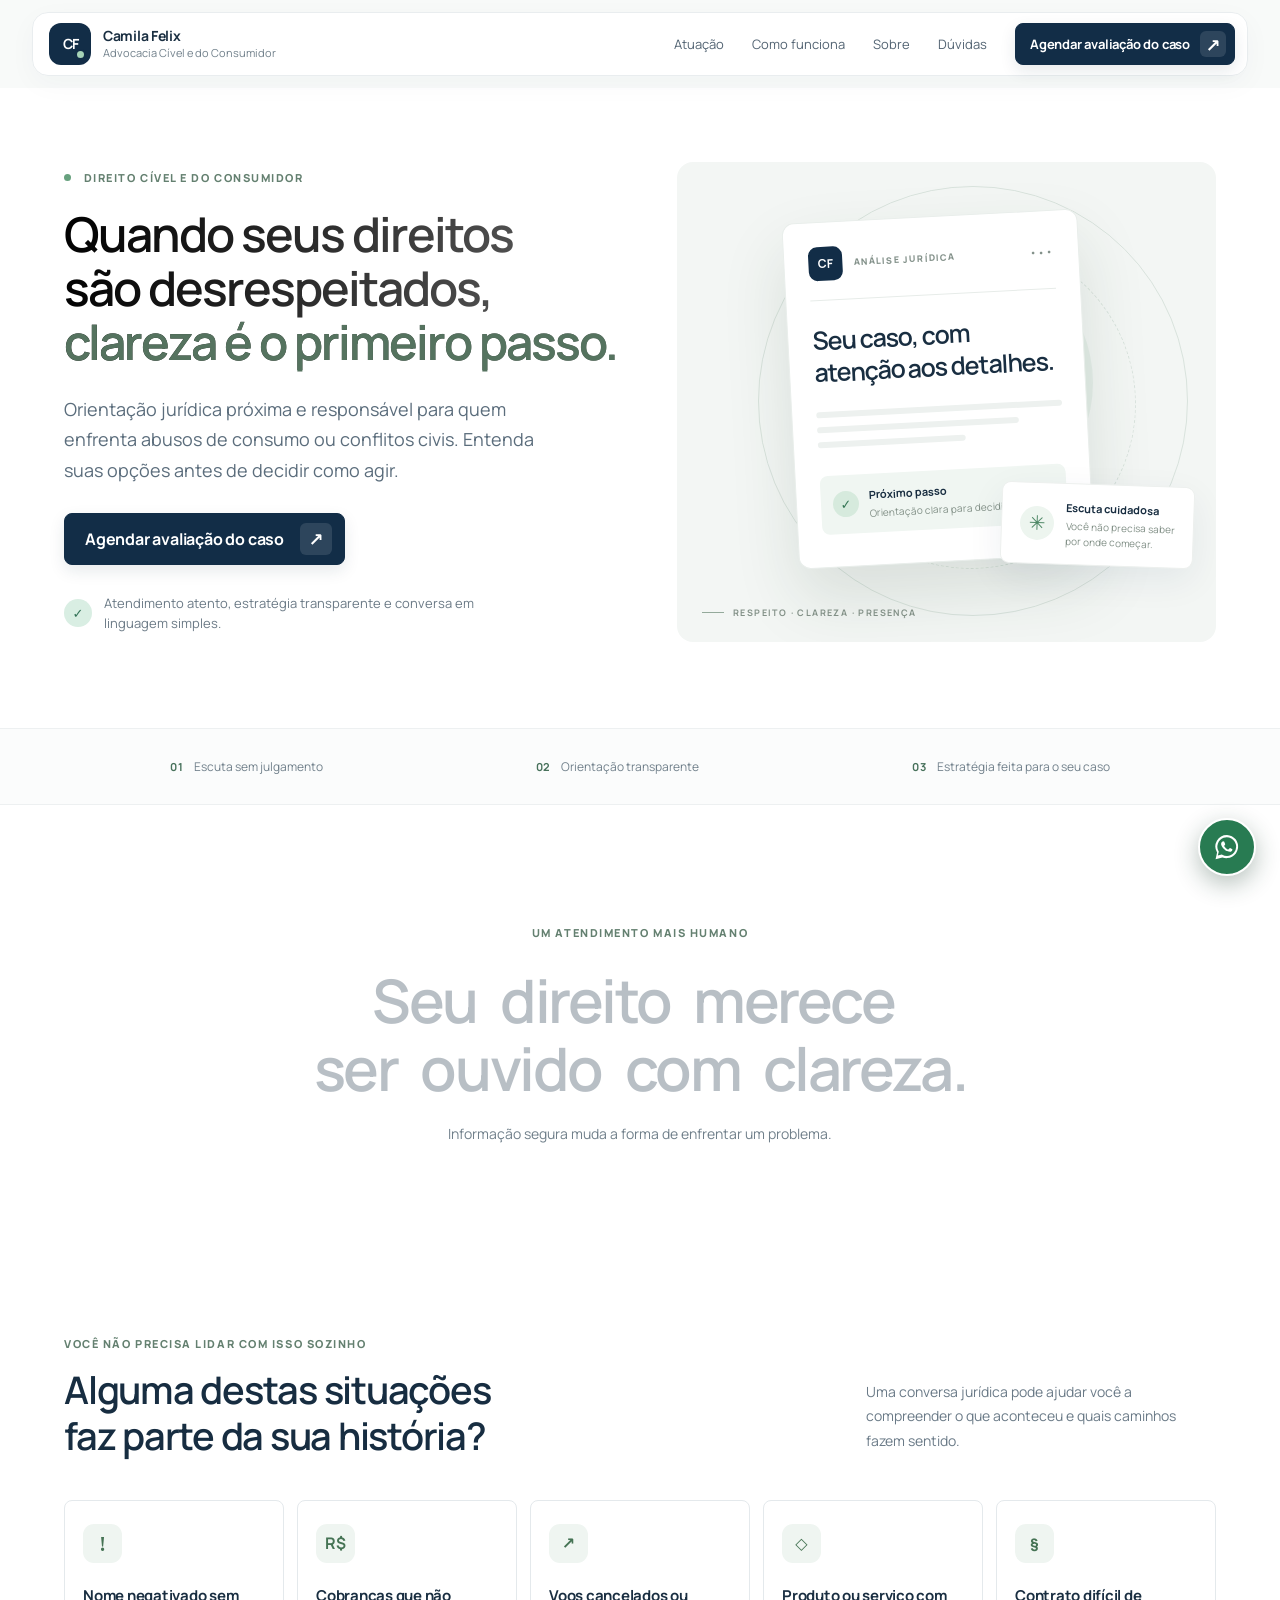
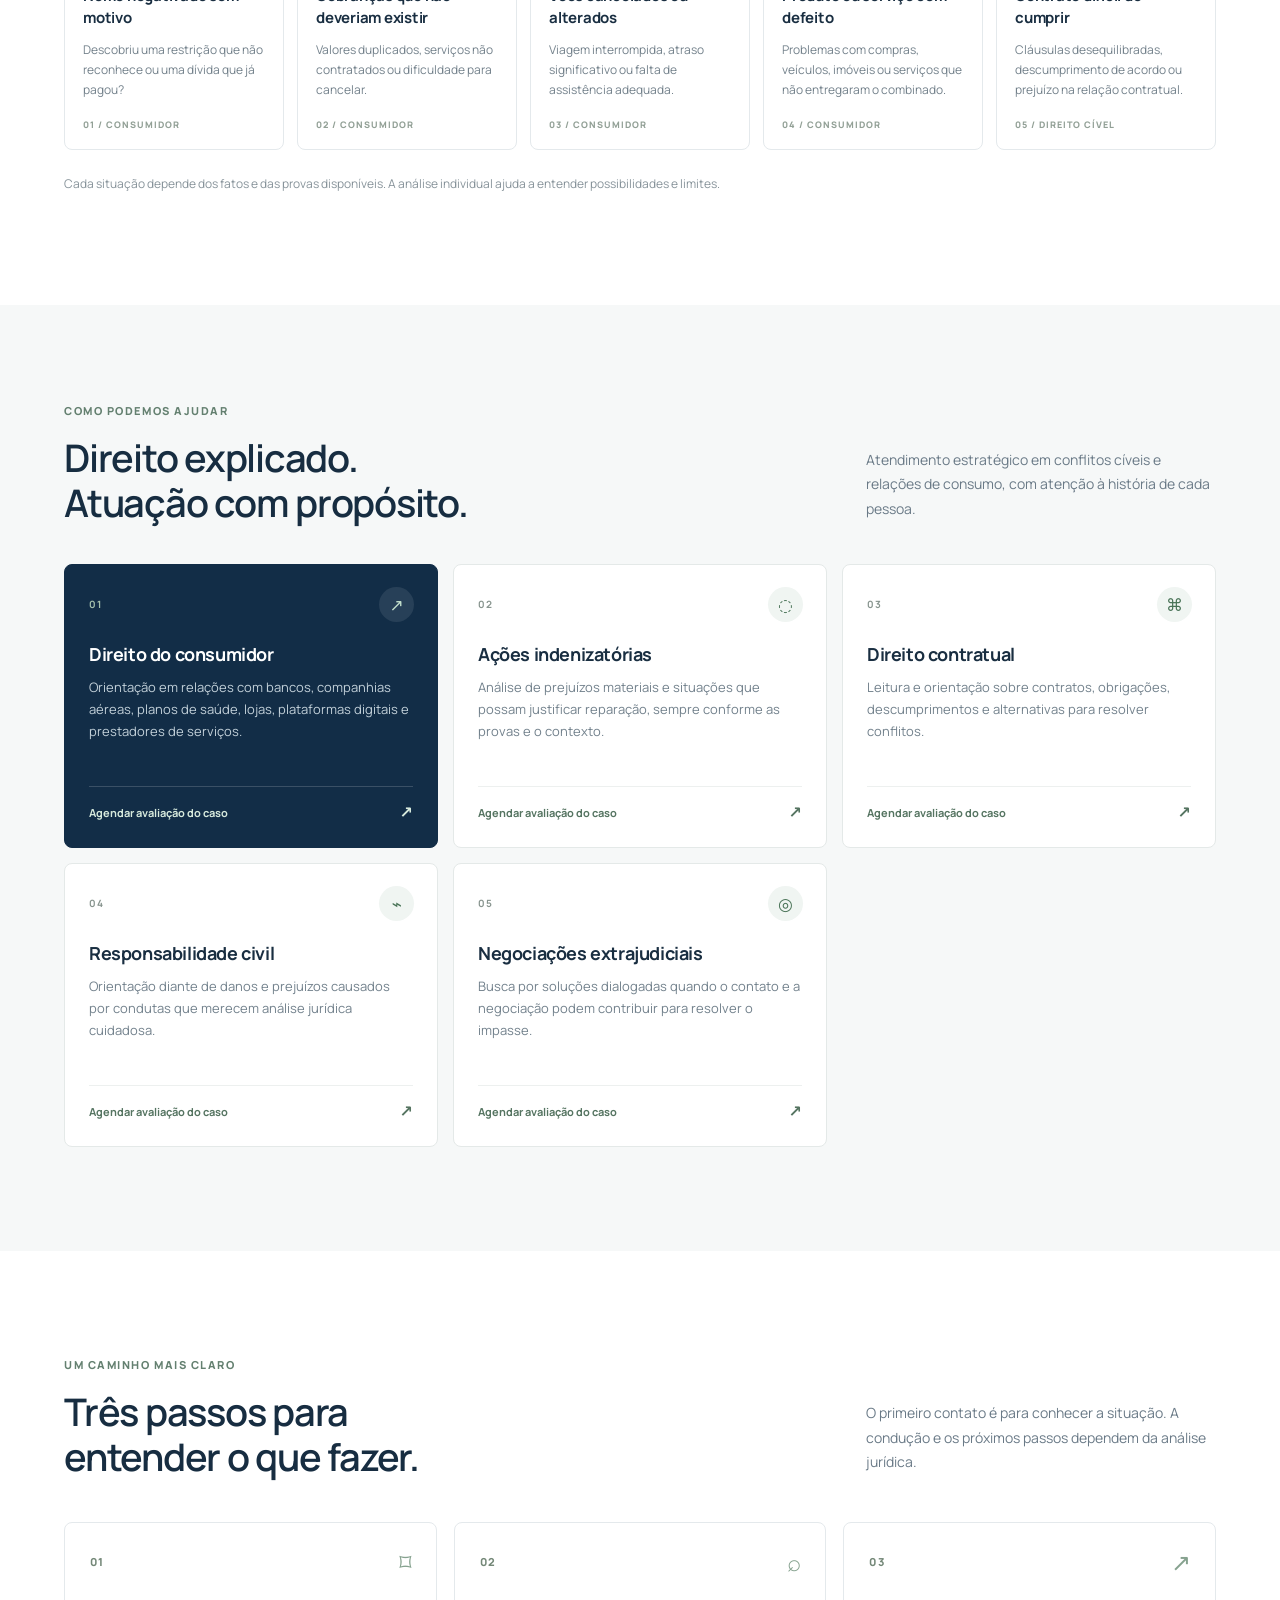
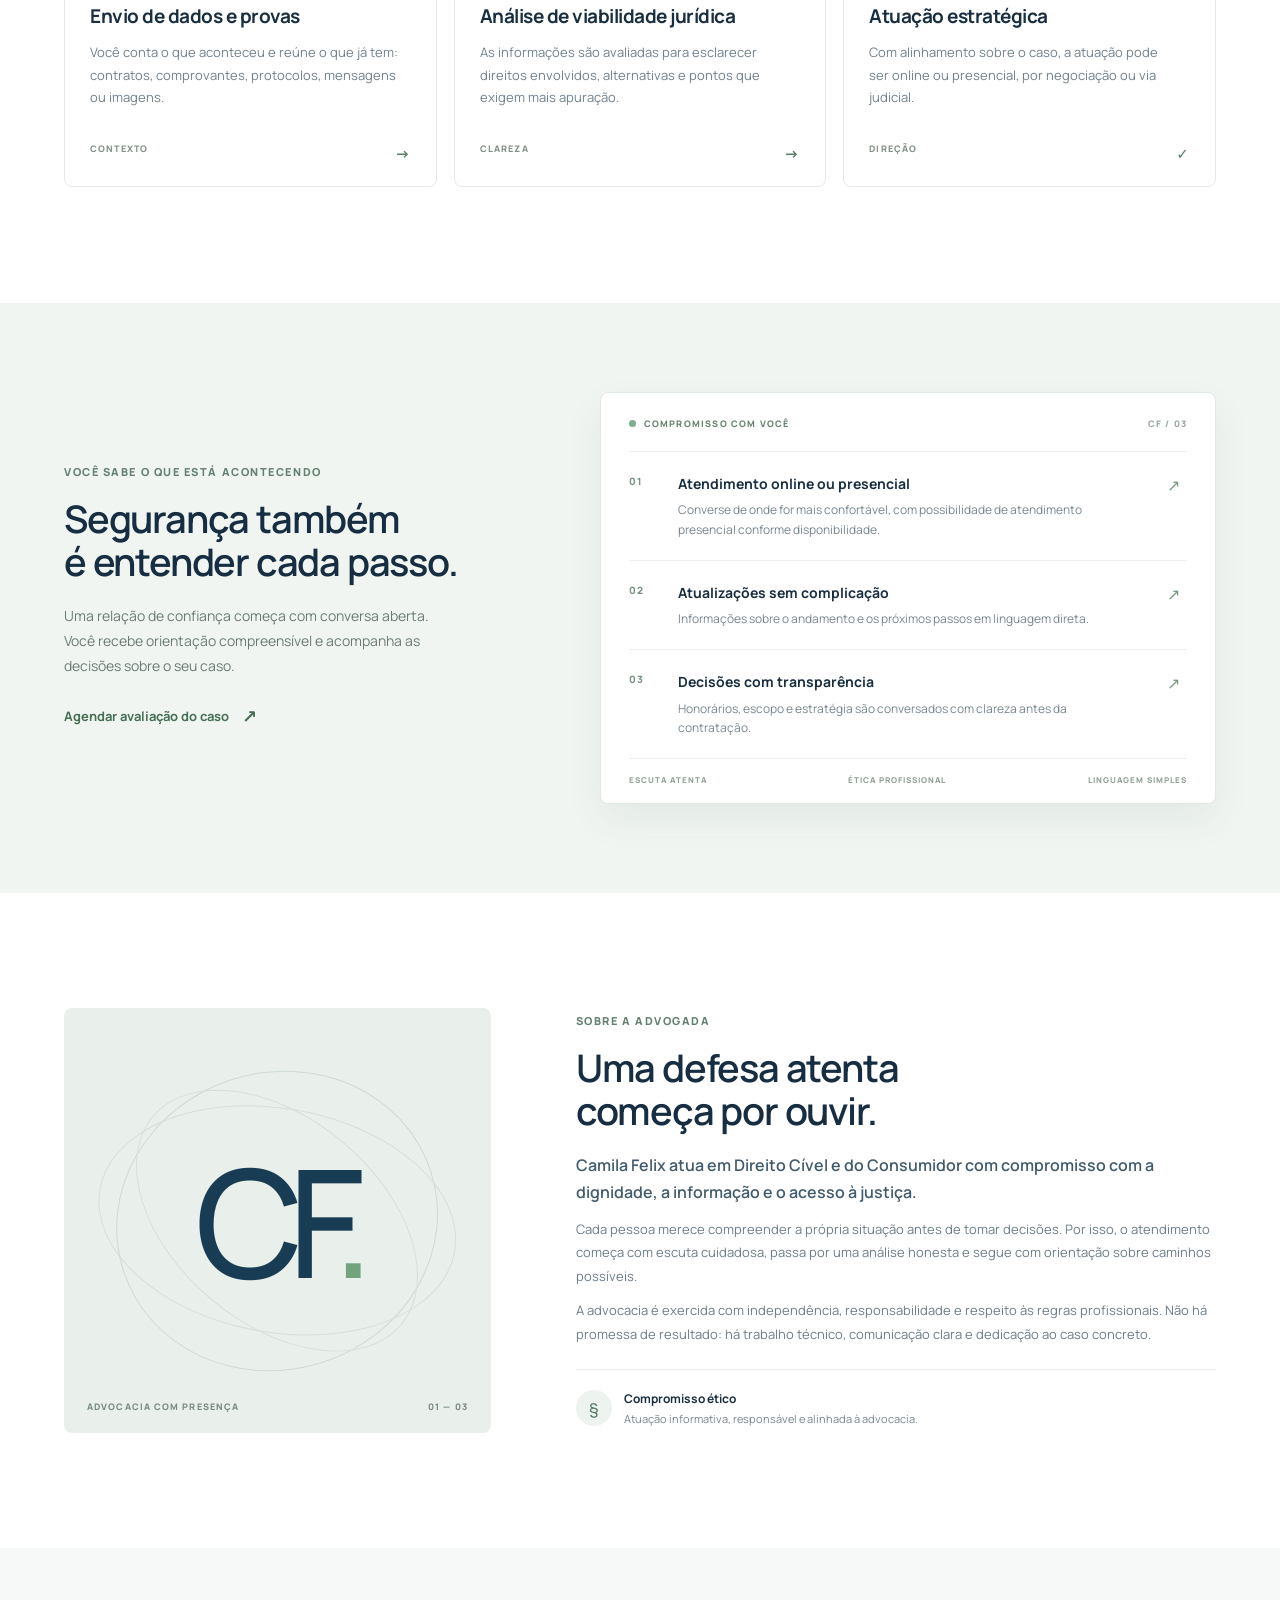
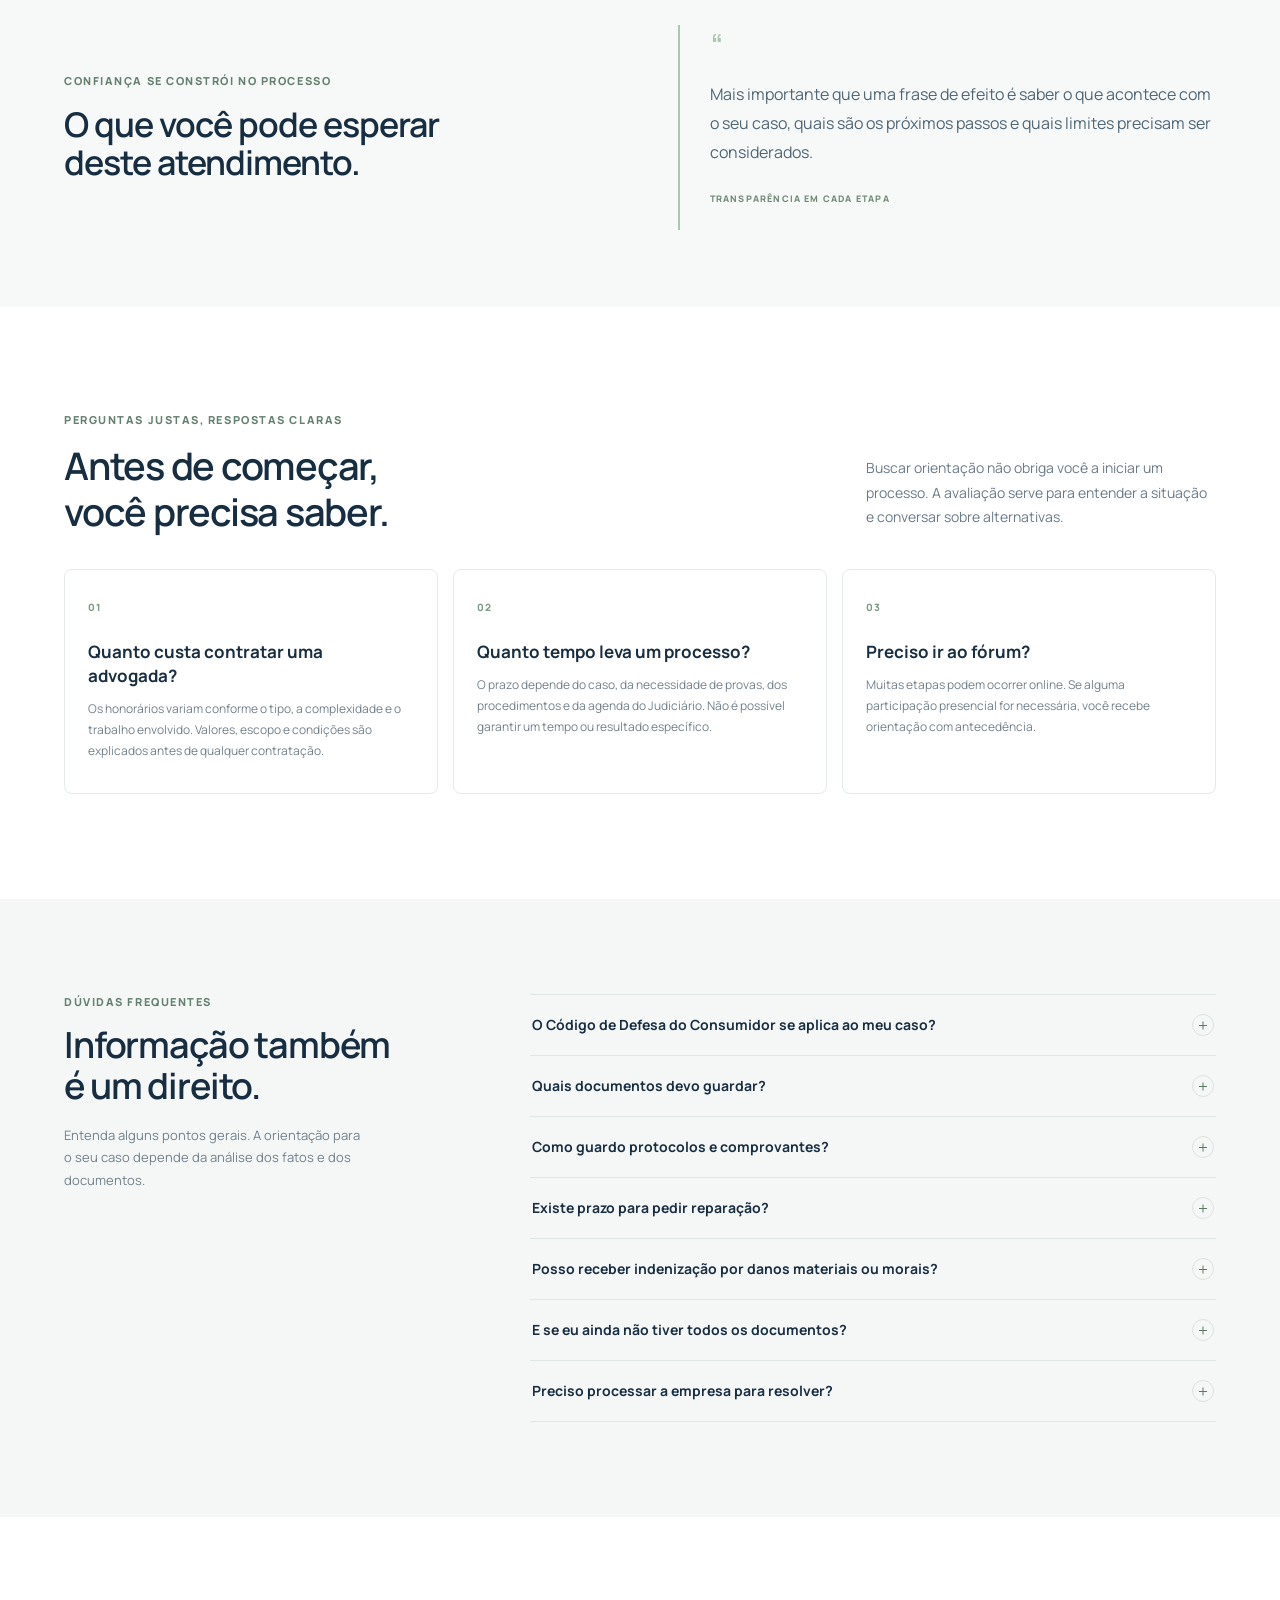
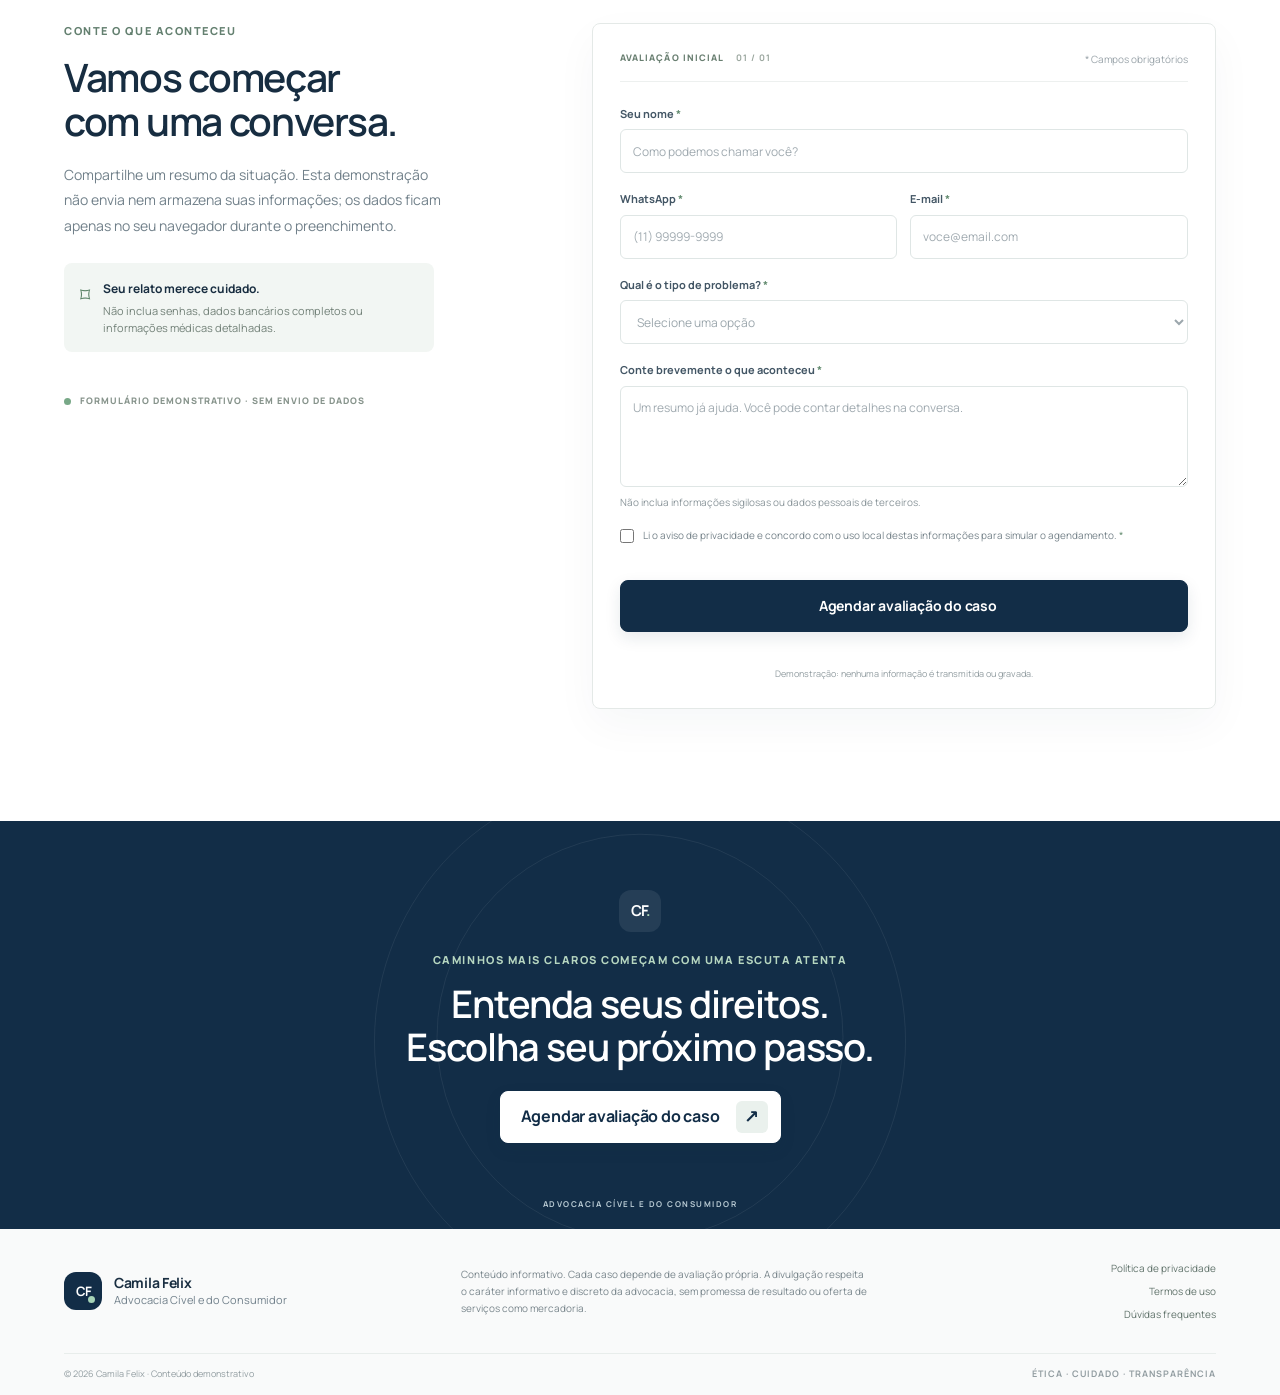
<file: index.html>
<!doctype html>
<html lang="pt-BR">
<head>
  <meta charset="utf-8">
  <meta name="viewport" content="width=device-width, initial-scale=1">
  <meta name="theme-color" content="#f7f9fb">
  <meta name="description" content="Orientação jurídica em Direito do Consumidor e Direito Cível. Entenda seus direitos e agende uma avaliação do seu caso com Camila Felix.">
  <meta property="og:type" content="website">
  <meta property="og:title" content="Camila Felix | Advocacia Cível e do Consumidor">
  <meta property="og:description" content="Defesa dos seus direitos com escuta, clareza e orientação jurídica responsável.">
  <meta property="og:image" content="assets/brand.svg">
  <title>Camila Felix | Advocacia Cível e do Consumidor</title>
  <link rel="icon" type="image/svg+xml" href="assets/favicon.svg">
  <link rel="preconnect" href="https://fonts.googleapis.com">
  <link rel="preconnect" href="https://fonts.gstatic.com" crossorigin>
  <link href="https://fonts.googleapis.com/css2?family=Manrope:wght@400;500;600;700;800&display=swap" rel="stylesheet">
  <link rel="stylesheet" href="styles.css">
</head>
<body>
  <a class="skip-link" href="#conteudo">Pular para o conteúdo</a>
  <header class="site-header">
    <nav class="nav-shell" aria-label="Navegação principal">
      <a class="brand" href="#inicio" aria-label="Camila Felix, início">
        <span class="brand-mark" aria-hidden="true">CF</span>
        <span class="brand-copy"><strong>Camila Felix</strong><small>Advocacia Cível e do Consumidor</small></span>
      </a>
      <div class="nav-links" id="nav-links">
        <a href="#atuacao">Atuação</a><a href="#como-funciona">Como funciona</a><a href="#sobre">Sobre</a><a href="#duvidas">Dúvidas</a>
        <a class="button button-small" href="#agendamento">Agendar avaliação do caso <span aria-hidden="true">↗</span></a>
      </div>
      <button class="menu-toggle" type="button" aria-expanded="false" aria-controls="nav-links" aria-label="Abrir menu"><span></span><span></span></button>
    </nav>
  </header>

  <main id="conteudo">
    <section class="hero section-wrap" id="inicio">
      <div class="hero-copy reveal">
        <p class="eyebrow"><span class="eyebrow-dot"></span> DIREITO CÍVEL E DO CONSUMIDOR</p>
        <h1>Quando seus direitos são desrespeitados, <span>clareza é o primeiro passo.</span></h1>
        <p class="hero-lede">Orientação jurídica próxima e responsável para quem enfrenta abusos de consumo ou conflitos civis. Entenda suas opções antes de decidir como agir.</p>
        <div class="hero-actions"><a class="button" href="#agendamento">Agendar avaliação do caso <span aria-hidden="true">↗</span></a></div>
        <div class="hero-proof"><span class="proof-icon" aria-hidden="true">✓</span><span>Atendimento atento, estratégia transparente e conversa em linguagem simples.</span></div>
      </div>
      <div class="hero-art reveal" aria-label="Ilustração de acolhimento jurídico e análise documental">
        <div class="art-orbit orbit-one"></div><div class="art-orbit orbit-two"></div>
        <div class="art-sun"></div>
        <div class="document-card">
          <div class="doc-top"><span class="doc-monogram">CF</span><span class="doc-label">ANÁLISE JURÍDICA</span><span class="doc-dots">•••</span></div>
          <div class="doc-rule"></div><div class="doc-heading">Seu caso, com<br>atenção aos detalhes.</div>
          <div class="doc-lines"><i></i><i></i><i></i></div>
          <div class="doc-note"><span class="note-check">✓</span><span><b>Próximo passo</b><small>Orientação clara para decidir</small></span></div>
        </div>
        <div class="floating-note"><span class="note-spark">✳</span><span><b>Escuta cuidadosa</b><small>Você não precisa saber<br>por onde começar.</small></span></div>
        <div class="art-caption"><span class="caption-line"></span> RESPEITO · CLAREZA · PRESENÇA</div>
      </div>
    </section>

    <section class="trust-strip" aria-label="Princípios do atendimento"><div class="trust-inner"><span><b>01</b> Escuta sem julgamento</span><span><b>02</b> Orientação transparente</span><span><b>03</b> Estratégia feita para o seu caso</span></div></section>

    <section class="tagline-section section-wrap" aria-label="Nosso compromisso">
      <p class="eyebrow reveal">UM ATENDIMENTO MAIS HUMANO</p>
      <h2 class="word-reveal">Seu direito merece<br>ser ouvido com clareza.</h2>
      <p class="tagline-note reveal">Informação segura muda a forma de enfrentar um problema.</p>
    </section>

    <section class="pain-section section-wrap" id="situacoes">
      <div class="section-heading reveal"><div><p class="eyebrow">VOCÊ NÃO PRECISA LIDAR COM ISSO SOZINHO</p><h2>Alguma destas situações<br>faz parte da sua história?</h2></div><p>Uma conversa jurídica pode ajudar você a compreender o que aconteceu e quais caminhos fazem sentido.</p></div>
      <div class="pain-grid">
        <article class="pain-card reveal"><span class="line-icon icon-alert" aria-hidden="true">!</span><h3>Nome negativado sem motivo</h3><p>Descobriu uma restrição que não reconhece ou uma dívida que já pagou?</p><span class="card-index">01 / CONSUMIDOR</span></article>
        <article class="pain-card reveal"><span class="line-icon" aria-hidden="true">R$</span><h3>Cobranças que não deveriam existir</h3><p>Valores duplicados, serviços não contratados ou dificuldade para cancelar.</p><span class="card-index">02 / CONSUMIDOR</span></article>
        <article class="pain-card reveal"><span class="line-icon icon-flight" aria-hidden="true">↗</span><h3>Voos cancelados ou alterados</h3><p>Viagem interrompida, atraso significativo ou falta de assistência adequada.</p><span class="card-index">03 / CONSUMIDOR</span></article>
        <article class="pain-card reveal"><span class="line-icon" aria-hidden="true">◇</span><h3>Produto ou serviço com defeito</h3><p>Problemas com compras, veículos, imóveis ou serviços que não entregaram o combinado.</p><span class="card-index">04 / CONSUMIDOR</span></article>
        <article class="pain-card reveal"><span class="line-icon" aria-hidden="true">§</span><h3>Contrato difícil de cumprir</h3><p>Cláusulas desequilibradas, descumprimento de acordo ou prejuízo na relação contratual.</p><span class="card-index">05 / DIREITO CÍVEL</span></article>
      </div>
      <p class="section-footnote reveal">Cada situação depende dos fatos e das provas disponíveis. A análise individual ajuda a entender possibilidades e limites.</p>
    </section>

    <section class="areas-section" id="atuacao"><div class="section-wrap areas-wrap">
      <div class="section-heading reveal"><div><p class="eyebrow">COMO PODEMOS AJUDAR</p><h2>Direito explicado.<br>Atuação com propósito.</h2></div><p>Atendimento estratégico em conflitos cíveis e relações de consumo, com atenção à história de cada pessoa.</p></div>
      <div class="areas-grid">
        <article class="area-card area-feature reveal"><span class="area-num">01</span><span class="area-symbol">↗</span><h3>Direito do consumidor</h3><p>Orientação em relações com bancos, companhias aéreas, planos de saúde, lojas, plataformas digitais e prestadores de serviços.</p><a href="#agendamento" aria-label="Agendar avaliação do caso sobre direito do consumidor">Agendar avaliação do caso <span>↗</span></a></article>
        <article class="area-card reveal"><span class="area-num">02</span><span class="area-symbol">◌</span><h3>Ações indenizatórias</h3><p>Análise de prejuízos materiais e situações que possam justificar reparação, sempre conforme as provas e o contexto.</p><a href="#agendamento" aria-label="Agendar avaliação do caso sobre ações indenizatórias">Agendar avaliação do caso <span>↗</span></a></article>
        <article class="area-card reveal"><span class="area-num">03</span><span class="area-symbol">⌘</span><h3>Direito contratual</h3><p>Leitura e orientação sobre contratos, obrigações, descumprimentos e alternativas para resolver conflitos.</p><a href="#agendamento" aria-label="Agendar avaliação do caso sobre direito contratual">Agendar avaliação do caso <span>↗</span></a></article>
        <article class="area-card reveal"><span class="area-num">04</span><span class="area-symbol">⌁</span><h3>Responsabilidade civil</h3><p>Orientação diante de danos e prejuízos causados por condutas que merecem análise jurídica cuidadosa.</p><a href="#agendamento" aria-label="Agendar avaliação do caso sobre responsabilidade civil">Agendar avaliação do caso <span>↗</span></a></article>
        <article class="area-card reveal"><span class="area-num">05</span><span class="area-symbol">◎</span><h3>Negociações extrajudiciais</h3><p>Busca por soluções dialogadas quando o contato e a negociação podem contribuir para resolver o impasse.</p><a href="#agendamento" aria-label="Agendar avaliação do caso sobre negociações extrajudiciais">Agendar avaliação do caso <span>↗</span></a></article>
      </div>
    </div></section>

    <section class="steps-section section-wrap" id="como-funciona">
      <div class="section-heading reveal"><div><p class="eyebrow">UM CAMINHO MAIS CLARO</p><h2>Três passos para<br>entender o que fazer.</h2></div><p>O primeiro contato é para conhecer a situação. A condução e os próximos passos dependem da análise jurídica.</p></div>
      <div class="steps-grid"><article class="step-card reveal"><span class="step-num">01</span><div class="step-icon">⌑</div><h3>Envio de dados e provas</h3><p>Você conta o que aconteceu e reúne o que já tem: contratos, comprovantes, protocolos, mensagens ou imagens.</p><span class="step-tail">CONTEXTO <i>→</i></span></article><article class="step-card reveal"><span class="step-num">02</span><div class="step-icon">⌕</div><h3>Análise de viabilidade jurídica</h3><p>As informações são avaliadas para esclarecer direitos envolvidos, alternativas e pontos que exigem mais apuração.</p><span class="step-tail">CLAREZA <i>→</i></span></article><article class="step-card reveal"><span class="step-num">03</span><div class="step-icon">↗</div><h3>Atuação estratégica</h3><p>Com alinhamento sobre o caso, a atuação pode ser online ou presencial, por negociação ou via judicial.</p><span class="step-tail">DIREÇÃO <i>✓</i></span></article></div>
    </section>

    <section class="principles-section"><div class="section-wrap principles-wrap"><div class="principles-copy reveal"><p class="eyebrow">VOCÊ SABE O QUE ESTÁ ACONTECENDO</p><h2>Segurança também<br>é entender cada passo.</h2><p>Uma relação de confiança começa com conversa aberta. Você recebe orientação compreensível e acompanha as decisões sobre o seu caso.</p><a class="text-link" href="#agendamento">Agendar avaliação do caso <span>↗</span></a></div><div class="principles-panel reveal"><div class="panel-top"><span class="panel-status"><i></i> COMPROMISSO COM VOCÊ</span><span>CF / 03</span></div><div class="principle-row"><span class="principle-check">01</span><div><h3>Atendimento online ou presencial</h3><p>Converse de onde for mais confortável, com possibilidade de atendimento presencial conforme disponibilidade.</p></div><span class="principle-arrow">↗</span></div><div class="principle-row"><span class="principle-check">02</span><div><h3>Atualizações sem complicação</h3><p>Informações sobre o andamento e os próximos passos em linguagem direta.</p></div><span class="principle-arrow">↗</span></div><div class="principle-row"><span class="principle-check">03</span><div><h3>Decisões com transparência</h3><p>Honorários, escopo e estratégia são conversados com clareza antes da contratação.</p></div><span class="principle-arrow">↗</span></div><div class="panel-bottom"><span>ESCUTA ATENTA</span><span>ÉTICA PROFISSIONAL</span><span>LINGUAGEM SIMPLES</span></div></div></div></section>

    <section class="about-section section-wrap" id="sobre"><div class="about-portrait reveal"><div class="portrait-monogram">CF<span>.</span></div><div class="portrait-caption"><span>ADVOCACIA COM PRESENÇA</span><span>01 — 03</span></div><div class="portrait-lines"></div></div><div class="about-copy reveal"><p class="eyebrow">SOBRE A ADVOGADA</p><h2>Uma defesa atenta começa por ouvir.</h2><p class="about-lede">Camila Felix atua em Direito Cível e do Consumidor com compromisso com a dignidade, a informação e o acesso à justiça.</p><p>Cada pessoa merece compreender a própria situação antes de tomar decisões. Por isso, o atendimento começa com escuta cuidadosa, passa por uma análise honesta e segue com orientação sobre caminhos possíveis.</p><p>A advocacia é exercida com independência, responsabilidade e respeito às regras profissionais. Não há promessa de resultado: há trabalho técnico, comunicação clara e dedicação ao caso concreto.</p><div class="oab-note"><span class="oab-seal">§</span><span><b>Compromisso ético</b><small>Atuação informativa, responsável e alinhada à advocacia.</small></span></div></div></section>

    <section class="social-section"><div class="section-wrap social-wrap"><div class="social-heading reveal"><p class="eyebrow">CONFIANÇA SE CONSTRÓI NO PROCESSO</p><h2>O que você pode esperar<br>deste atendimento.</h2></div><div class="social-note reveal"><span class="quote-mark">“</span><p>Mais importante que uma frase de efeito é saber o que acontece com o seu caso, quais são os próximos passos e quais limites precisam ser considerados.</p><span class="quote-source">TRANSPARÊNCIA EM CADA ETAPA</span></div></div></section>

    <section class="objections-section section-wrap"><div class="section-heading reveal"><div><p class="eyebrow">PERGUNTAS JUSTAS, RESPOSTAS CLARAS</p><h2>Antes de começar,<br>você precisa saber.</h2></div><p>Buscar orientação não obriga você a iniciar um processo. A avaliação serve para entender a situação e conversar sobre alternativas.</p></div><div class="objection-grid"><article class="objection-card reveal"><span>01</span><h3>Quanto custa contratar uma advogada?</h3><p>Os honorários variam conforme o tipo, a complexidade e o trabalho envolvido. Valores, escopo e condições são explicados antes de qualquer contratação.</p></article><article class="objection-card reveal"><span>02</span><h3>Quanto tempo leva um processo?</h3><p>O prazo depende do caso, da necessidade de provas, dos procedimentos e da agenda do Judiciário. Não é possível garantir um tempo ou resultado específico.</p></article><article class="objection-card reveal"><span>03</span><h3>Preciso ir ao fórum?</h3><p>Muitas etapas podem ocorrer online. Se alguma participação presencial for necessária, você recebe orientação com antecedência.</p></article></div></section>

    <section class="faq-section" id="duvidas"><div class="section-wrap faq-wrap"><div class="faq-heading reveal"><p class="eyebrow">DÚVIDAS FREQUENTES</p><h2>Informação também<br>é um direito.</h2><p>Entenda alguns pontos gerais. A orientação para o seu caso depende da análise dos fatos e dos documentos.</p></div><div class="faq-list reveal">
      <details><summary>O Código de Defesa do Consumidor se aplica ao meu caso?<span class="faq-plus"></span></summary><p>O CDC pode se aplicar às relações entre consumidores e fornecedores de produtos ou serviços. A caracterização depende de quem participa da relação e de como ela aconteceu. Uma análise individual ajuda a verificar qual legislação se aplica.</p></details>
      <details><summary>Quais documentos devo guardar?<span class="faq-plus"></span></summary><p>Guarde contratos, notas fiscais, comprovantes de pagamento, faturas, e-mails, conversas, protocolos, capturas de tela e comunicados. Prefira manter os arquivos originais e anotar datas, horários e nomes dos atendentes.</p></details>
      <details><summary>Como guardo protocolos e comprovantes?<span class="faq-plus"></span></summary><p>Anote o número do protocolo, a data, o canal de atendimento e um resumo do que foi dito. Salve os e-mails e arquivos em mais de um local. Em conversas por aplicativo, exporte ou capture o conteúdo com data e identificação visíveis.</p></details>
      <details><summary>Existe prazo para pedir reparação?<span class="faq-plus"></span></summary><p>Sim, há prazos legais que variam conforme o tipo de direito, o produto ou serviço e o fato ocorrido. A contagem pode ter particularidades. Procure orientação assim que possível e não presuma que um prazo geral resolve todos os casos.</p></details>
      <details><summary>Posso receber indenização por danos materiais ou morais?<span class="faq-plus"></span></summary><p>A reparação depende dos fatos, das provas, do prejuízo e dos critérios legais aplicáveis. Um transtorno não gera indenização automaticamente. A viabilidade deve ser avaliada sem promessa de resultado.</p></details>
      <details><summary>E se eu ainda não tiver todos os documentos?<span class="faq-plus"></span></summary><p>Você pode começar reunindo o que tem. Durante a avaliação, é possível identificar quais informações podem ajudar e como tentar obtê-las. Não envie documentos sensíveis neste formulário demonstrativo.</p></details>
      <details><summary>Preciso processar a empresa para resolver?<span class="faq-plus"></span></summary><p>Nem sempre. Dependendo da situação, um contato formal ou uma negociação pode ser adequado. Se não houver solução ou se a estratégia exigir, outras medidas podem ser consideradas.</p></details>
    </div></div></section>

    <section class="form-section section-wrap" id="agendamento"><div class="form-intro reveal"><p class="eyebrow">CONTE O QUE ACONTECEU</p><h2>Vamos começar<br>com uma conversa.</h2><p>Compartilhe um resumo da situação. Esta demonstração não envia nem armazena suas informações; os dados ficam apenas no seu navegador durante o preenchimento.</p><div class="form-assurance"><span>⌑</span><p><b>Seu relato merece cuidado.</b><small>Não inclua senhas, dados bancários completos ou informações médicas detalhadas.</small></p></div><div class="contact-note"><span class="contact-dot"></span> FORMULÁRIO DEMONSTRATIVO · SEM ENVIO DE DADOS</div></div>
      <form class="booking-form reveal" id="booking-form" novalidate>
        <div class="form-top"><span class="form-step">AVALIAÇÃO INICIAL <b>01 / 01</b></span><span class="required-note">* Campos obrigatórios</span></div>
        <div class="form-grid"><label class="field field-full"><span>Seu nome <i>*</i></span><input name="name" autocomplete="name" placeholder="Como podemos chamar você?" required minlength="2"><small class="field-error"></small></label>
          <label class="field"><span>WhatsApp <i>*</i></span><input name="phone" autocomplete="tel" inputmode="tel" placeholder="(11) 99999-9999" required><small class="field-error"></small></label>
          <label class="field"><span>E-mail <i>*</i></span><input name="email" type="email" autocomplete="email" placeholder="voce@email.com" required><small class="field-error"></small></label>
          <label class="field field-full"><span>Qual é o tipo de problema? <i>*</i></span><select name="issue" required><option value="" disabled selected>Selecione uma opção</option><option>Cobrança indevida</option><option>Nome negativado</option><option>Problema com voo ou viagem</option><option>Plano de saúde</option><option>Contratos</option><option>Compra, veículo ou imóvel</option><option>Outro assunto cível ou do consumidor</option></select><small class="field-error"></small></label>
          <label class="field field-full"><span>Conte brevemente o que aconteceu <i>*</i></span><textarea name="story" rows="4" placeholder="Um resumo já ajuda. Você pode contar detalhes na conversa." required minlength="10"></textarea><span class="field-hint">Não inclua informações sigilosas ou dados pessoais de terceiros.</span><small class="field-error"></small></label>
          <label class="consent field-full"><input type="checkbox" name="consent" required><span>Li o aviso de privacidade e concordo com o uso local destas informações para simular o agendamento. <i>*</i></span></label><div class="field field-full consent-error" aria-live="polite"></div>
        </div>
        <button class="button submit-button" type="submit"><span class="button-label">Agendar avaliação do caso</span><span class="button-loader" aria-hidden="true"></span></button>
        <p class="form-feedback" id="form-feedback" aria-live="polite" role="status"></p>
        <p class="form-privacy">Demonstração: nenhuma informação é transmitida ou gravada.</p>
      </form>
    </section>

    <section class="closing-section"><div class="closing-inner reveal"><span class="closing-mark">CF<span>.</span></span><p class="eyebrow">CAMINHOS MAIS CLAROS COMEÇAM COM UMA ESCUTA ATENTA</p><h2>Entenda seus direitos.<br>Escolha seu próximo passo.</h2><a class="button button-light" href="#agendamento">Agendar avaliação do caso <span aria-hidden="true">↗</span></a><span class="closing-caption">ADVOCACIA CÍVEL E DO CONSUMIDOR</span></div></section>
  </main>

  <a class="whatsapp-float" id="whatsapp-float" href="https://wa.me/5571982764671?text=Ol%C3%A1%2C%20gostaria%20de%20agendar%20uma%20avalia%C3%A7%C3%A3o%20do%20meu%20caso." target="_blank" rel="noopener noreferrer" aria-label="Agendar avaliação do caso pelo WhatsApp" title="Agendar avaliação do caso pelo WhatsApp">
    <svg viewBox="0 0 32 32" aria-hidden="true"><path d="M16 3.1a12.4 12.4 0 0 0-10.6 18.8L3.8 29l7.3-1.9A12.4 12.4 0 1 0 16 3.1Zm0 22.5a10 10 0 0 1-5.1-1.4l-.4-.2-4.3 1.1 1.1-4.2-.3-.4A10 10 0 1 1 16 25.6Zm5.5-7.5c-.3-.2-1.7-.9-2-.9s-.5-.2-.7.2c-.2.3-.8.9-1 1.1-.2.2-.4.2-.7.1-.3-.2-1.2-.4-2.3-1.4-.9-.8-1.5-1.7-1.7-2-.2-.3 0-.5.1-.7l.5-.6c.2-.2.2-.4.3-.6.1-.2 0-.4 0-.6s-.7-1.6-1-2.2c-.2-.6-.5-.5-.7-.5h-.6c-.2 0-.6.1-.9.4-.3.3-1.1 1.1-1.1 2.5s1.1 2.8 1.2 3c.2.2 2.1 3.2 5.1 4.4.7.3 1.3.5 1.7.6.7.2 1.4.2 1.9.1.6-.1 1.7-.7 1.9-1.4.2-.7.2-1.3.2-1.4-.1-.1-.3-.2-.6-.4Z"/></svg>
  </a>

  <footer class="site-footer"><div class="footer-main section-wrap"><a class="brand footer-brand" href="#inicio"><span class="brand-mark" aria-hidden="true">CF</span><span class="brand-copy"><strong>Camila Felix</strong><small>Advocacia Cível e do Consumidor</small></span></a><p class="footer-ethics">Conteúdo informativo. Cada caso depende de avaliação própria. A divulgação respeita o caráter informativo e discreto da advocacia, sem promessa de resultado ou oferta de serviços como mercadoria.</p><div class="footer-links"><a href="privacidade.html">Política de privacidade</a><a href="termos.html">Termos de uso</a><a href="#duvidas">Dúvidas frequentes</a></div></div><div class="footer-bottom section-wrap"><span>© 2026 Camila Felix · Conteúdo demonstrativo</span><span>ÉTICA · CUIDADO · TRANSPARÊNCIA</span></div></footer>
  <script src="script.js" defer></script>
</body>
</html>
</file>
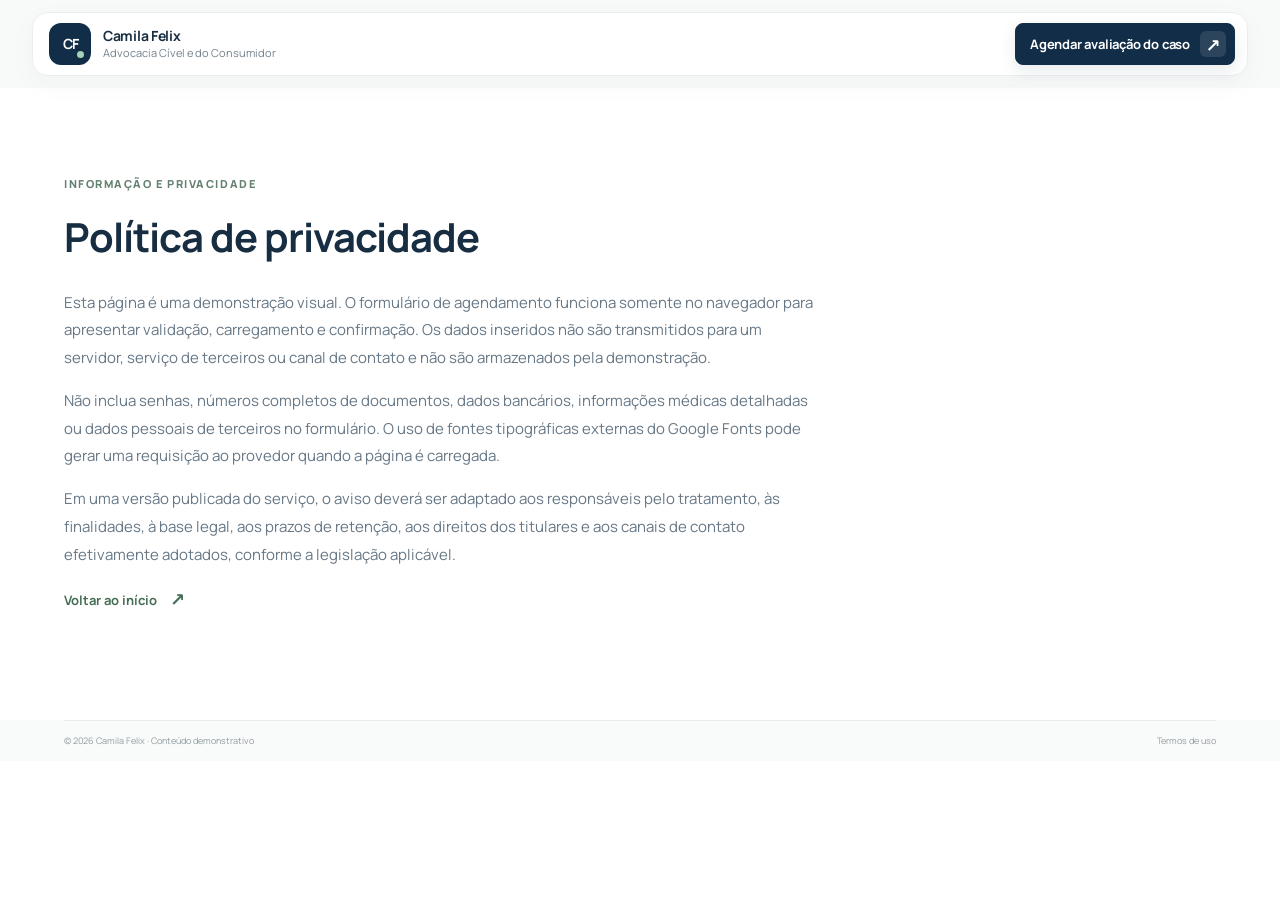
<file: privacidade.html>
<!doctype html>
<html lang="pt-BR"><head><meta charset="utf-8"><meta name="viewport" content="width=device-width, initial-scale=1"><meta name="theme-color" content="#f7f9fb"><meta name="description" content="Aviso de privacidade da demonstração Camila Felix Advocacia Cível e do Consumidor."><title>Política de privacidade | Camila Felix</title><link rel="icon" type="image/svg+xml" href="assets/favicon.svg"><link rel="preconnect" href="https://fonts.googleapis.com"><link rel="preconnect" href="https://fonts.gstatic.com" crossorigin><link href="https://fonts.googleapis.com/css2?family=Manrope:wght@400;500;600;700;800&display=swap" rel="stylesheet"><link rel="stylesheet" href="styles.css"></head><body><a class="skip-link" href="#conteudo">Pular para o conteúdo</a><header class="site-header"><nav class="nav-shell" aria-label="Navegação principal"><a class="brand" href="index.html"><span class="brand-mark" aria-hidden="true">CF</span><span class="brand-copy"><strong>Camila Felix</strong><small>Advocacia Cível e do Consumidor</small></span></a><a class="button button-small" href="index.html#agendamento">Agendar avaliação do caso <span aria-hidden="true">↗</span></a></nav></header><main id="conteudo" class="section-wrap" style="min-height:65vh;padding-block:88px"><p class="eyebrow">INFORMAÇÃO E PRIVACIDADE</p><h1 style="max-width:760px;margin:0;color:#172d41;font-size:40px;line-height:1.2;letter-spacing:-1px">Política de privacidade</h1><div style="max-width:760px;margin-top:28px;color:#667786;font-size:15px;line-height:1.85"><p>Esta página é uma demonstração visual. O formulário de agendamento funciona somente no navegador para apresentar validação, carregamento e confirmação. Os dados inseridos não são transmitidos para um servidor, serviço de terceiros ou canal de contato e não são armazenados pela demonstração.</p><p>Não inclua senhas, números completos de documentos, dados bancários, informações médicas detalhadas ou dados pessoais de terceiros no formulário. O uso de fontes tipográficas externas do Google Fonts pode gerar uma requisição ao provedor quando a página é carregada.</p><p>Em uma versão publicada do serviço, o aviso deverá ser adaptado aos responsáveis pelo tratamento, às finalidades, à base legal, aos prazos de retenção, aos direitos dos titulares e aos canais de contato efetivamente adotados, conforme a legislação aplicável.</p><p><a class="text-link" href="index.html">Voltar ao início <span>↗</span></a></p></div></main><footer class="site-footer"><div class="footer-bottom section-wrap"><span>© 2026 Camila Felix · Conteúdo demonstrativo</span><a href="termos.html">Termos de uso</a></div></footer></body></html>
</file>
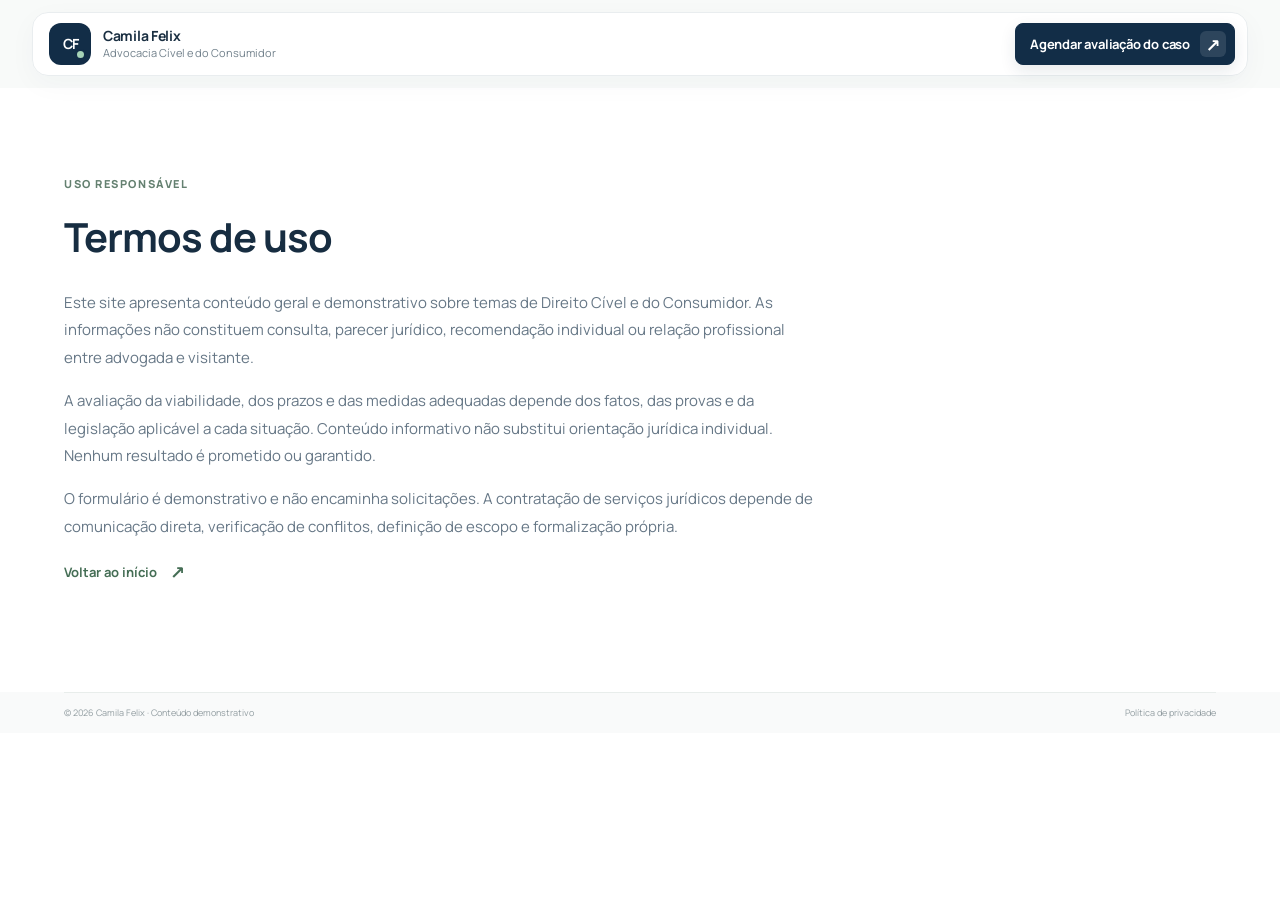
<file: termos.html>
<!doctype html>
<html lang="pt-BR"><head><meta charset="utf-8"><meta name="viewport" content="width=device-width, initial-scale=1"><meta name="theme-color" content="#f7f9fb"><meta name="description" content="Termos de uso da demonstração Camila Felix Advocacia Cível e do Consumidor."><title>Termos de uso | Camila Felix</title><link rel="icon" type="image/svg+xml" href="assets/favicon.svg"><link rel="preconnect" href="https://fonts.googleapis.com"><link rel="preconnect" href="https://fonts.gstatic.com" crossorigin><link href="https://fonts.googleapis.com/css2?family=Manrope:wght@400;500;600;700;800&display=swap" rel="stylesheet"><link rel="stylesheet" href="styles.css"></head><body><a class="skip-link" href="#conteudo">Pular para o conteúdo</a><header class="site-header"><nav class="nav-shell" aria-label="Navegação principal"><a class="brand" href="index.html"><span class="brand-mark" aria-hidden="true">CF</span><span class="brand-copy"><strong>Camila Felix</strong><small>Advocacia Cível e do Consumidor</small></span></a><a class="button button-small" href="index.html#agendamento">Agendar avaliação do caso <span aria-hidden="true">↗</span></a></nav></header><main id="conteudo" class="section-wrap" style="min-height:65vh;padding-block:88px"><p class="eyebrow">USO RESPONSÁVEL</p><h1 style="max-width:760px;margin:0;color:#172d41;font-size:40px;line-height:1.2;letter-spacing:-1px">Termos de uso</h1><div style="max-width:760px;margin-top:28px;color:#667786;font-size:15px;line-height:1.85"><p>Este site apresenta conteúdo geral e demonstrativo sobre temas de Direito Cível e do Consumidor. As informações não constituem consulta, parecer jurídico, recomendação individual ou relação profissional entre advogada e visitante.</p><p>A avaliação da viabilidade, dos prazos e das medidas adequadas depende dos fatos, das provas e da legislação aplicável a cada situação. Conteúdo informativo não substitui orientação jurídica individual. Nenhum resultado é prometido ou garantido.</p><p>O formulário é demonstrativo e não encaminha solicitações. A contratação de serviços jurídicos depende de comunicação direta, verificação de conflitos, definição de escopo e formalização própria.</p><p><a class="text-link" href="index.html">Voltar ao início <span>↗</span></a></p></div></main><footer class="site-footer"><div class="footer-bottom section-wrap"><span>© 2026 Camila Felix · Conteúdo demonstrativo</span><a href="privacidade.html">Política de privacidade</a></div></footer></body></html>
</file>
<file: styles.css>
:root{--navy:#122d47;--navy-2:#1c405d;--ink:#192e41;--muted:#667786;--green:#d9eee3;--green-strong:#337257;--paper:#fff;--soft:#f5f7f8;--line:#e4e9ec;--serif:Manrope,system-ui,sans-serif;--curve:cubic-bezier(.22,1,.36,1);--wrap:1152px}*{box-sizing:border-box}html{scroll-behavior:smooth;scroll-padding-top:104px}body{margin:0;background:#fff;color:var(--ink);font-family:var(--serif);font-size:16px;line-height:1.6;-webkit-font-smoothing:antialiased}a{color:inherit;text-decoration:none}button,input,select,textarea{font:inherit}.section-wrap{width:min(var(--wrap),calc(100% - 64px));margin-inline:auto}.skip-link{position:absolute;left:16px;top:-100px;z-index:30;background:var(--navy);color:#fff;padding:12px 16px;border-radius:8px}.skip-link:focus{top:12px}.site-header{position:sticky;top:0;z-index:20;padding:12px 24px;background:#f7f9f8d9;backdrop-filter:blur(18px)}.nav-shell{width:min(1216px,100%);min-height:64px;margin:auto;padding:8px 12px 8px 16px;display:flex;align-items:center;justify-content:space-between;background:#ffffffed;border:1px solid #e9edef;border-radius:16px;box-shadow:0 8px 28px #122d4709}.brand{display:inline-flex;gap:12px;align-items:center;flex:none}.brand-mark{width:42px;height:42px;display:grid;place-items:center;border-radius:12px;background:var(--navy);color:#fff;font-size:14px;font-weight:700;letter-spacing:-1px;position:relative}.brand-mark:after{content:"";position:absolute;width:7px;height:7px;right:5px;bottom:5px;border-radius:50%;background:#a6d3b7;border:2px solid var(--navy)}.brand-copy{display:grid;line-height:1.35}.brand-copy strong{font-size:14px;letter-spacing:-.3px}.brand-copy small{font-size:11px;color:#71808b}.nav-links{display:flex;gap:28px;align-items:center}.nav-links>a:not(.button){color:#536473;font-size:13px;transition:color .3s var(--curve)}.nav-links>a:not(.button):hover{color:var(--navy)}.button{display:inline-flex;align-items:center;justify-content:center;gap:16px;min-height:52px;padding:8px 12px 8px 20px;border:1px solid var(--navy);border-radius:8px;background:var(--navy);color:#fff;font-size:16px;font-weight:700;letter-spacing:-.2px;transition:transform .5s var(--curve),background-color .3s var(--curve),box-shadow .3s var(--curve);box-shadow:0 6px 16px #122d471a}.button:hover{background:#20496a;transform:translateY(-2px);box-shadow:0 10px 22px #122d4725}.button:active{transform:scale(.98)}.button:focus-visible,a:focus-visible,summary:focus-visible,.menu-toggle:focus-visible{outline:3px solid #8db9a0;outline-offset:3px}.button>span{display:grid;place-items:center;width:32px;height:32px;border-radius:6px;background:#ffffff1e;font-size:18px}.button-small{min-height:42px;padding:6px 8px 6px 14px;font-size:13px;gap:10px}.button-small>span{width:26px;height:26px}.menu-toggle{display:none}.hero{display:grid;grid-template-columns:1.02fr .98fr;gap:52px;align-items:center;min-height:640px;padding-block:60px 72px}.hero-copy{padding-block:18px}.eyebrow{margin:0 0 20px;color:#648070;font-size:11px;font-weight:800;letter-spacing:1.55px;line-height:1.5}.eyebrow-dot{display:inline-block;width:7px;height:7px;margin:0 9px 1px 0;border-radius:50%;background:#67a17e}.hero h1,.section-heading h2,.tagline-section h2,.principles-copy h2,.about-copy h2,.social-heading h2,.faq-heading h2,.form-intro h2,.closing-inner h2{margin:0;color:#172d41;font-size:48px;font-weight:600;line-height:1.13;letter-spacing:-2px;text-wrap:balance}.hero h1{max-width:620px;background:linear-gradient(100deg,#000 0%,#666 100%);-webkit-background-clip:text;background-clip:text;color:transparent}.hero h1 span{display:block;color:#55735f;background:none;-webkit-text-fill-color:#55735f}.hero-lede{max-width:510px;margin:24px 0 28px;color:#5b6d7c;font-size:18px;line-height:1.7;text-wrap:pretty}.hero-actions{display:flex;gap:16px;align-items:center}.hero-proof{display:flex;align-items:center;gap:12px;max-width:460px;margin-top:28px;color:#6b7a86;font-size:13px;line-height:1.55}.proof-icon{display:grid;place-items:center;flex:none;width:28px;height:28px;border-radius:50%;background:var(--green);color:var(--green-strong);font-weight:800}.hero-art{height:480px;position:relative;overflow:hidden;border-radius:16px;background:#f3f6f4}.art-orbit{position:absolute;border:1px solid #d9e3dd;border-radius:50%}.orbit-one{width:430px;height:430px;left:15%;top:5%}.orbit-two{width:330px;height:330px;left:24%;top:16%;border-style:dashed}.art-sun{position:absolute;width:270px;height:270px;left:27%;top:18%;border-radius:50%;background:#e5eee8}.document-card{position:absolute;width:296px;min-height:346px;left:50%;top:54px;transform:translateX(-53%) rotate(-3deg);padding:24px;background:#fff;border:1px solid #e9eeeb;border-radius:12px;box-shadow:0 30px 65px #1e3d2920}.doc-top{display:flex;align-items:center;gap:11px;color:#83918a}.doc-monogram{display:grid;place-items:center;width:34px;height:34px;border-radius:9px;background:var(--navy);color:#fff;font-size:12px;font-weight:700}.doc-label,.doc-dots{font-size:9px;font-weight:800;letter-spacing:1.2px}.doc-dots{margin-left:auto;letter-spacing:2px}.doc-rule{height:1px;margin:19px 0 24px;background:#e7ece9}.doc-heading{font-size:25px;line-height:1.28;font-weight:600;letter-spacing:-1px}.doc-lines{display:grid;gap:9px;margin-top:23px}.doc-lines i{display:block;width:100%;height:6px;border-radius:5px;background:#edf1ef}.doc-lines i:nth-child(2){width:82%}.doc-lines i:nth-child(3){width:60%}.doc-note{display:flex;align-items:center;gap:10px;margin-top:28px;padding:12px;border-radius:8px;background:#f0f6f2}.note-check{display:grid;place-items:center;width:26px;height:26px;border-radius:50%;background:#d6eadd;color:#347554;font-size:13px}.doc-note span:last-child,.floating-note span:last-child{display:grid;gap:2px}.doc-note b,.floating-note b{font-size:11px}.doc-note small,.floating-note small{color:#829087;font-size:10px;line-height:1.5}.floating-note{position:absolute;right:22px;bottom:76px;display:flex;gap:12px;align-items:center;padding:15px 18px;border:1px solid #edf0ee;border-radius:9px;background:#fff;box-shadow:0 12px 36px #15314e12;transform:rotate(2deg)}.note-spark{display:grid;place-items:center;width:34px;height:34px;border-radius:50%;background:#edf5ef;color:#4d8765;font-size:20px}.art-caption{position:absolute;left:25px;bottom:22px;display:flex;align-items:center;gap:9px;color:#829087;font-size:9px;font-weight:700;letter-spacing:1.4px}.caption-line{width:22px;height:1px;background:#94aa9b}.trust-strip{border-block:1px solid #edf0f1;background:#fbfcfc}.trust-inner{width:min(940px,calc(100% - 64px));min-height:75px;margin:auto;display:flex;align-items:center;justify-content:space-between;gap:24px}.trust-inner span{color:#71808b;font-size:12px}.trust-inner b{margin-right:8px;color:#47715b;font-size:11px;letter-spacing:.8px}.tagline-section{padding-block:120px 126px;text-align:center}.tagline-section .eyebrow{margin-bottom:24px}.tagline-section h2{font-size:60px;line-height:1.14;letter-spacing:-2.4px}.word-reveal span{display:inline-block;margin-right:.22em;color:#172d41;opacity:.3;transition:opacity .65s var(--curve),color .65s var(--curve)}.word-reveal span:last-child{margin-right:0}.word-reveal span.active{opacity:1}.tagline-note{margin:21px 0 0;color:#71808b;font-size:14px}.pain-section{padding-block:64px 112px}.section-heading{display:flex;justify-content:space-between;align-items:flex-end;gap:32px;margin-bottom:42px}.section-heading .eyebrow{margin-bottom:15px}.section-heading h2{font-size:38px;line-height:1.2;letter-spacing:-1.25px}.section-heading>p{max-width:350px;margin:0 0 5px;color:#6a7a87;font-size:14px;line-height:1.75}.pain-grid{display:grid;grid-template-columns:repeat(5,1fr);gap:13px}.pain-card{min-height:247px;padding:23px 18px 17px;border:1px solid var(--line);border-radius:8px;background:#fff;transition:transform .5s var(--curve),box-shadow .3s var(--curve),border-color .3s var(--curve)}.pain-card:hover{transform:translateY(-4px);border-color:#cbd8d0;box-shadow:0 16px 30px #172d410c}.line-icon{display:grid;place-items:center;width:39px;height:39px;margin-bottom:22px;border-radius:11px;background:#eff5f1;color:#457354;font-size:16px;font-weight:700}.icon-alert{font-family:Georgia,serif;font-size:20px}.pain-card h3{min-height:46px;margin:0 0 9px;font-size:15px;font-weight:700;line-height:1.45;letter-spacing:-.25px}.pain-card p{margin:0;color:#73818b;font-size:12px;line-height:1.65}.card-index{display:block;margin-top:18px;color:#92a096;font-size:9px;font-weight:800;letter-spacing:1px}.section-footnote{margin:24px 0 0;color:#87939a;font-size:12px}.areas-section{padding-block:98px 104px;background:#f6f8f8}.areas-wrap .section-heading{margin-bottom:38px}.areas-grid{display:grid;grid-template-columns:repeat(6,1fr);gap:15px}.area-card{grid-column:span 2;min-height:284px;position:relative;padding:25px 24px 20px;border:1px solid #e4e9e8;border-radius:8px;background:#fff;transition:transform .5s var(--curve),box-shadow .3s var(--curve)}.area-card:hover{transform:translateY(-3px);box-shadow:0 12px 28px #172d410d}.area-feature{grid-column:span 2;background:var(--navy);border-color:var(--navy);color:#fff}.area-num{color:#87948e;font-size:10px;font-weight:700;letter-spacing:1px}.area-feature .area-num{color:#a4c0ad}.area-symbol{position:absolute;top:22px;right:23px;display:grid;place-items:center;width:35px;height:35px;border-radius:50%;background:#f0f5f2;color:#497357;font-size:17px}.area-feature .area-symbol{background:#ffffff17;color:#c1ddcb}.area-card h3{margin:26px 0 10px;font-size:18px;line-height:1.35;letter-spacing:-.4px}.area-card p{margin:0;color:#72818c;font-size:13px;line-height:1.7}.area-feature p{color:#c2d0d9}.area-card>a{position:absolute;left:24px;right:24px;bottom:21px;display:flex;justify-content:space-between;align-items:center;padding-top:13px;border-top:1px solid #edf0ef;color:#557461;font-size:11px;font-weight:700}.area-feature>a{border-color:#ffffff2b;color:#d7eadd}.area-card>a span{font-size:16px}.steps-section{padding-block:106px 116px}.steps-grid{display:grid;grid-template-columns:repeat(3,1fr);gap:17px}.step-card{position:relative;min-height:265px;padding:25px 25px 21px;border:1px solid var(--line);border-radius:8px;background:#fff}.step-num{color:#748878;font-size:11px;font-weight:800;letter-spacing:1.2px}.step-icon{position:absolute;top:20px;right:24px;color:#86a28f;font-size:24px}.step-card h3{max-width:260px;margin:31px 0 11px;font-size:19px;line-height:1.35;letter-spacing:-.5px}.step-card p{max-width:310px;margin:0;color:#71808b;font-size:13px;line-height:1.75}.step-tail{position:absolute;left:25px;right:25px;bottom:20px;display:flex;justify-content:space-between;color:#839187;font-size:9px;font-weight:800;letter-spacing:1.15px}.step-tail i{font-style:normal;color:#5b8069;font-size:15px}.principles-section{padding-block:89px;background:#f1f5f2}.principles-wrap{display:grid;grid-template-columns:.85fr 1.15fr;gap:80px;align-items:center}.principles-copy .eyebrow{margin-bottom:16px}.principles-copy h2{font-size:38px;letter-spacing:-1.2px}.principles-copy>p:not(.eyebrow){max-width:380px;margin:20px 0 24px;color:#6a7b75;font-size:14px;line-height:1.8}.text-link{display:inline-flex;align-items:center;gap:13px;color:#456e55;font-size:13px;font-weight:700}.text-link span{font-size:18px}.principles-panel{padding:24px 28px 16px;border:1px solid #e1e9e3;border-radius:8px;background:#fff;box-shadow:0 16px 38px #1e473011}.panel-top{display:flex;justify-content:space-between;padding-bottom:20px;border-bottom:1px solid #edf0ee;color:#9aa69e;font-size:9px;font-weight:800;letter-spacing:1.2px}.panel-status{display:flex;align-items:center;gap:8px;color:#668270}.panel-status i{width:7px;height:7px;border-radius:50%;background:#7dae8d}.principle-row{display:grid;grid-template-columns:37px 1fr 20px;gap:12px;align-items:start;padding:21px 0;border-bottom:1px solid #edf0ee}.principle-check{color:#7a9381;font-size:10px;font-weight:800;letter-spacing:1px}.principle-row h3{margin:0 0 5px;font-size:14px}.principle-row p{max-width:415px;margin:0;color:#78868e;font-size:12px;line-height:1.6}.principle-arrow{color:#7a9a82}.panel-bottom{display:flex;justify-content:space-between;padding-top:15px;color:#91a096;font-size:8px;font-weight:800;letter-spacing:1px}.about-section{display:grid;grid-template-columns:.8fr 1.2fr;gap:85px;align-items:center;padding-block:115px}.about-portrait{height:425px;position:relative;overflow:hidden;display:grid;place-items:center;border-radius:8px;background:#e9efeb}.portrait-monogram{position:relative;color:#173c54;font-size:150px;font-weight:500;letter-spacing:-15px;line-height:1}.portrait-monogram span{color:#71a47e}.portrait-lines{position:absolute;inset:15% 12%;border:1px solid #cddbd1;border-radius:50%;transform:rotate(-18deg)}.portrait-lines:before,.portrait-lines:after{content:"";position:absolute;inset:12% -6%;border:1px solid #d5e0d8;border-radius:50%;transform:rotate(28deg)}.portrait-lines:after{inset:-5% 18%;transform:rotate(-32deg)}.portrait-caption{position:absolute;left:23px;right:23px;bottom:19px;display:flex;justify-content:space-between;color:#788b7f;font-size:9px;font-weight:800;letter-spacing:1.1px}.about-copy .eyebrow{margin-bottom:16px}.about-copy h2{max-width:530px;font-size:38px;letter-spacing:-1.2px}.about-lede{margin:20px 0 12px;color:#415b6d;font-size:16px;font-weight:600;line-height:1.7}.about-copy>p:not(.eyebrow):not(.about-lede){margin:0 0 11px;color:#6d7d87;font-size:13px;line-height:1.8}.oab-note{display:flex;align-items:center;gap:12px;margin-top:23px;padding-top:19px;border-top:1px solid #e8edeb}.oab-seal{display:grid;place-items:center;width:36px;height:36px;border-radius:50%;background:#edf4ef;color:#517760;font-size:18px}.oab-note>span:last-child{display:grid;gap:2px}.oab-note b{font-size:12px}.oab-note small{color:#77858d;font-size:11px}.social-section{padding-block:77px;background:#f7f9f8}.social-wrap{display:grid;grid-template-columns:1fr 1fr;gap:75px;align-items:center}.social-heading .eyebrow{margin-bottom:15px}.social-heading h2{font-size:34px;letter-spacing:-1px}.social-note{position:relative;padding:25px 0 20px 30px;border-left:2px solid #a6c9b0}.quote-mark{position:absolute;top:4px;left:30px;color:#a8c6af;font-size:37px;line-height:1}.social-note p{margin:30px 0 18px;color:#506675;font-size:16px;line-height:1.8}.quote-source{color:#718a78;font-size:9px;font-weight:800;letter-spacing:1.2px}.objections-section{padding-block:105px 105px}.objections-section .section-heading{margin-bottom:34px}.objection-grid{display:grid;grid-template-columns:repeat(3,1fr);gap:15px}.objection-card{min-height:225px;padding:23px 23px 19px;border:1px solid var(--line);border-radius:8px}.objection-card>span{color:#7e9a86;font-size:10px;font-weight:800;letter-spacing:1px}.objection-card h3{margin:22px 0 10px;font-size:17px;line-height:1.4}.objection-card p{margin:0;color:#73818a;font-size:12px;line-height:1.75}.faq-section{padding-block:95px;background:#f5f7f7}.faq-wrap{display:grid;grid-template-columns:.72fr 1.28fr;gap:80px;align-items:start}.faq-heading{position:sticky;top:108px}.faq-heading .eyebrow{margin-bottom:15px}.faq-heading h2{font-size:36px;letter-spacing:-1.15px}.faq-heading>p:not(.eyebrow){max-width:300px;margin:17px 0 0;color:#71808a;font-size:13px;line-height:1.75}.faq-list details{border-bottom:1px solid #dfe6e4}.faq-list details:first-child{border-top:1px solid #dfe6e4}.faq-list summary{position:relative;display:flex;align-items:center;justify-content:space-between;gap:20px;padding:19px 2px;list-style:none;cursor:pointer;font-size:14px;font-weight:700;line-height:1.5}.faq-list summary::-webkit-details-marker{display:none}.faq-plus{position:relative;flex:none;width:22px;height:22px;border:1px solid #d9e2dd;border-radius:50%}.faq-plus:before,.faq-plus:after{content:"";position:absolute;left:6px;right:6px;top:10px;height:1px;background:#5a7a64;transition:transform .3s var(--curve)}.faq-plus:after{transform:rotate(90deg)}details[open] .faq-plus:after{transform:rotate(0)}.faq-list details p{max-width:630px;margin:-3px 30px 20px 2px;color:#6f7f88;font-size:13px;line-height:1.8}.form-section{display:grid;grid-template-columns:.83fr 1.17fr;gap:85px;padding-block:106px 112px;align-items:start}.form-intro .eyebrow{margin-bottom:16px}.form-intro h2{font-size:39px;letter-spacing:-1.3px}.form-intro>p:not(.eyebrow){max-width:390px;margin:19px 0 0;color:#71808a;font-size:14px;line-height:1.8}.form-assurance{display:flex;gap:13px;align-items:flex-start;max-width:370px;margin-top:25px;padding:16px;border-radius:8px;background:#f2f6f3}.form-assurance>span{color:#588064;font-size:20px}.form-assurance p{display:grid;gap:4px;margin:0}.form-assurance b{font-size:12px}.form-assurance small{color:#728178;font-size:11px;line-height:1.55}.contact-note{display:flex;align-items:center;gap:9px;margin-top:42px;color:#86938b;font-size:9px;font-weight:800;letter-spacing:1px}.contact-dot{width:7px;height:7px;border-radius:50%;background:#78a887}.booking-form{padding:27px;border:1px solid #e4e9e7;border-radius:8px;background:#fff;box-shadow:0 16px 44px #1731460a}.form-top{display:flex;justify-content:space-between;margin-bottom:23px;padding-bottom:14px;border-bottom:1px solid #edf0ef}.form-step{color:#687e70;font-size:9px;font-weight:800;letter-spacing:1.1px}.form-step b{margin-left:8px;color:#9aa69e}.required-note{color:#9aa4aa;font-size:10px}.form-grid{display:grid;grid-template-columns:1fr 1fr;gap:17px 13px}.field{display:grid;gap:7px}.field-full{grid-column:1/-1}.field>span:first-child{color:#435665;font-size:11px;font-weight:700}.field>span:first-child i,.consent i{color:#648c70;font-style:normal}.field input,.field select,.field textarea{width:100%;border:1px solid #dfe6e5;border-radius:6px;background:#fff;color:#253a4a;font-size:12px;outline:none;transition:border-color .3s var(--curve),box-shadow .3s var(--curve)}.field input,.field select{height:44px;padding:0 12px}.field textarea{min-height:96px;padding:11px 12px;resize:vertical}.field input::placeholder,.field textarea::placeholder{color:#a0aab0}.field select:invalid{color:#9ca7ad}.field input:focus,.field select:focus,.field textarea:focus{border-color:#72937e;box-shadow:0 0 0 3px #6fa08021}.field input[aria-invalid=true],.field select[aria-invalid=true],.field textarea[aria-invalid=true]{border-color:#b64c4c}.field-error{min-height:0;color:#ad4545;font-size:10px;line-height:1.4}.field-error:empty{display:none}.field-hint{color:#8b969b;font-size:10px}.consent{display:flex;align-items:flex-start;gap:9px;color:#77848b;font-size:10px;line-height:1.6}.consent input{width:14px;height:14px;margin:2px 0 0;accent-color:#3e7255}.consent-error{color:#ad4545;font-size:10px}.submit-button{width:100%;margin-top:20px;cursor:pointer}.submit-button[disabled]{cursor:wait;opacity:.82}.button-loader{display:none;width:16px;height:16px;border:2px solid #ffffff55;border-top-color:#fff;border-radius:50%;animation:spin .8s linear infinite}.submit-button.is-loading .button-loader{display:inline-block}.submit-button.is-loading .button-arrow{display:none}.form-feedback{min-height:20px;margin:12px 0 0;font-size:12px;font-weight:600}.form-feedback.success{color:#397250}.form-feedback.error{color:#a84343}.form-privacy{margin:3px 0 0;color:#929da1;text-align:center;font-size:9px}.closing-section{overflow:hidden;background:var(--navy);color:#fff}.closing-inner{position:relative;min-height:408px;padding:69px 24px 55px;text-align:center}.closing-inner:before,.closing-inner:after{content:"";position:absolute;left:50%;top:50%;width:530px;height:530px;border:1px solid #ffffff12;border-radius:50%;transform:translate(-50%,-47%);pointer-events:none}.closing-inner:after{width:405px;height:405px}.closing-mark{position:relative;z-index:1;display:block;width:42px;height:42px;margin:0 auto 20px;padding-top:9px;border-radius:12px;background:#ffffff15;color:#fff;font-size:15px;font-weight:700;letter-spacing:-1px}.closing-mark span{color:#aad4b6}.closing-inner .eyebrow{position:relative;z-index:1;margin-bottom:13px;color:#b6d6c0}.closing-inner h2{position:relative;z-index:1;color:#fff;font-size:38px;letter-spacing:-1.1px}.button-light{position:relative;z-index:1;margin-top:23px;border-color:#fff;background:#fff;color:var(--navy)}.button-light:hover{background:#edf4ef}.button-light>span{background:#eaf1ed}.closing-caption{position:absolute;left:0;right:0;bottom:18px;color:#b9cbd4;font-size:8px;font-weight:700;letter-spacing:1.5px}.site-footer{background:#f9fafa}.footer-main{display:grid;grid-template-columns:1fr 1.3fr .7fr;gap:40px;align-items:center;padding-block:31px}.footer-brand .brand-mark{width:38px;height:38px;font-size:13px}.footer-ethics{max-width:410px;margin:0;color:#79868c;font-size:10px;line-height:1.7}.footer-links{display:grid;gap:7px;justify-self:end}.footer-links a{color:#61736b;font-size:10px;text-align:right}.footer-links a:hover{color:#294d3b;text-decoration:underline}.footer-bottom{display:flex;justify-content:space-between;padding-block:13px;border-top:1px solid #e8edeb;color:#929da1;font-size:9px}.footer-bottom span:last-child{font-weight:700;letter-spacing:1px}.reveal{opacity:0;transform:translateY(24px);transition:opacity .7s var(--curve),transform .7s var(--curve)}.reveal.visible{opacity:1;transform:translateY(0)}.pain-grid .reveal:nth-child(2),.areas-grid .reveal:nth-child(2),.steps-grid .reveal:nth-child(2),.objection-grid .reveal:nth-child(2){transition-delay:70ms}.pain-grid .reveal:nth-child(3),.areas-grid .reveal:nth-child(3),.steps-grid .reveal:nth-child(3),.objection-grid .reveal:nth-child(3){transition-delay:130ms}.pain-grid .reveal:nth-child(4),.areas-grid .reveal:nth-child(4){transition-delay:190ms}.pain-grid .reveal:nth-child(5),.areas-grid .reveal:nth-child(5){transition-delay:250ms}.pain-grid .reveal:nth-child(6){transition-delay:300ms}@keyframes spin{to{transform:rotate(360deg)}}
body.menu-open{overflow:hidden}.form-section{scroll-margin-top:104px}.submit-button{justify-content:center;white-space:nowrap}.submit-button .button-label{display:inline;width:auto;height:auto;flex:0 1 auto;padding:0;border-radius:0;background:transparent;font-size:14px;line-height:1.4;white-space:nowrap}.submit-button .button-arrow{flex:none}.button-loader{width:56px;height:7px;border:0;border-radius:4px;background:#ffffffc7;animation:loading-pulse 1.2s var(--curve) infinite alternate}.submit-button.is-loading .button-loader{display:inline-block}.whatsapp-float{position:fixed;right:24px;bottom:24px;z-index:19;display:grid;place-items:center;width:58px;height:58px;border:2px solid #fff;border-radius:50%;background:#287b52;color:#fff;box-shadow:0 8px 24px #153a2850;transition:transform .5s var(--curve),background-color .3s var(--curve),box-shadow .3s var(--curve)}.whatsapp-float:hover{transform:translateY(-3px) scale(1.03);background:#216b46;box-shadow:0 12px 28px #153a2860}.whatsapp-float:active{transform:scale(.97)}.whatsapp-float svg{width:30px;height:30px;fill:currentColor}@keyframes loading-pulse{to{opacity:.38}}@media(min-width:1400px){:root{--wrap:1216px}.hero{min-height:690px}.hero-art{height:510px}}
@media(max-width:1000px){.section-wrap{width:min(var(--wrap),calc(100% - 48px))}.nav-links{gap:16px}.nav-links>a:not(.button){font-size:12px}.hero{gap:28px;min-height:590px}.hero h1{font-size:42px}.hero-art{height:425px}.document-card{transform:translateX(-54%) rotate(-3deg) scale(.92);transform-origin:top center}.floating-note{right:9px;bottom:54px}.pain-grid{grid-template-columns:repeat(3,1fr)}.pain-card{min-height:220px}.pain-card:nth-child(4),.pain-card:nth-child(5){grid-column:span 1}.areas-grid{grid-template-columns:repeat(6,1fr)}.principles-wrap{gap:40px}.about-section{gap:55px}.form-section{gap:48px}.faq-wrap{gap:48px}}
@media(max-width:720px){.form-section{scroll-margin-top:84px}.whatsapp-float{right:16px;bottom:16px;width:54px;height:54px}.whatsapp-float svg{width:28px;height:28px}html{scroll-padding-top:84px}.section-wrap{width:calc(100% - 40px)}.site-header{padding:8px 10px}.nav-shell{min-height:57px;padding:7px 9px 7px 11px;border-radius:13px}.brand{gap:9px}.brand-mark{width:37px;height:37px;border-radius:10px;font-size:13px}.brand-copy strong{font-size:12px}.brand-copy small{font-size:9px}.menu-toggle{position:relative;z-index:22;display:grid;place-content:center;gap:5px;width:40px;height:40px;border:1px solid #e6ebea;border-radius:9px;background:#fff}.menu-toggle span{width:17px;height:1.5px;background:#18344d;transition:transform .5s var(--curve)}.menu-toggle[aria-expanded=true] span:first-child{transform:translateY(3.25px) rotate(45deg)}.menu-toggle[aria-expanded=true] span:last-child{transform:translateY(-3.25px) rotate(-45deg)}.nav-links{position:fixed;inset:0;z-index:21;display:flex;flex-direction:column;justify-content:center;align-items:stretch;gap:0;padding:80px 32px 45px;background:#f8faf9f5;backdrop-filter:blur(18px);opacity:0;visibility:hidden;transform:translateY(-8px);transition:opacity .4s var(--curve),transform .5s var(--curve),visibility .4s}.nav-links.open{opacity:1;visibility:visible;transform:translateY(0)}.nav-links>a:not(.button){padding:17px 0;border-bottom:1px solid #e3e9e5;color:#223b4f;font-size:20px}.nav-links .button{margin-top:24px;align-self:flex-start;font-size:14px}.nav-links>a:not(.button){opacity:0;transform:translateY(24px);transition:opacity .4s var(--curve),transform .5s var(--curve)}.nav-links.open>a:not(.button){opacity:1;transform:translateY(0)}.nav-links.open>a:nth-child(1){transition-delay:0ms}.nav-links.open>a:nth-child(2){transition-delay:60ms}.nav-links.open>a:nth-child(3){transition-delay:120ms}.nav-links.open>a:nth-child(4){transition-delay:180ms}.hero{grid-template-columns:1fr;gap:32px;min-height:initial;padding-block:54px 36px}.hero-copy{padding:0}.eyebrow{font-size:10px;letter-spacing:1.25px}.hero h1{max-width:580px;font-size:40px;letter-spacing:-1.65px}.hero-lede{margin:18px 0 22px;font-size:16px}.hero-proof{margin-top:20px;font-size:12px}.button{min-height:50px;gap:12px;padding-left:15px;font-size:14px}.button>span{width:30px;height:30px}.hero-art{height:360px;border-radius:12px}.orbit-one{width:340px;height:340px;left:9%;top:0}.orbit-two{width:268px;height:268px;left:19%;top:10%}.art-sun{width:226px;height:226px;left:21%;top:15%}.document-card{top:29px;width:260px;min-height:314px;padding:20px;transform:translateX(-54%) rotate(-3deg) scale(.88);transform-origin:top center}.doc-heading{font-size:22px}.doc-rule{margin:14px 0 20px}.doc-lines{margin-top:18px}.doc-note{margin-top:22px}.floating-note{right:7px;bottom:49px;padding:11px 12px;gap:8px}.note-spark{width:29px;height:29px}.floating-note b{font-size:10px}.floating-note small{font-size:9px}.art-caption{left:14px;bottom:15px;font-size:8px}.trust-inner{width:calc(100% - 40px);min-height:initial;padding-block:17px;display:grid;grid-template-columns:1fr;gap:10px}.trust-inner span{font-size:11px}.tagline-section{padding-block:85px 81px}.tagline-section h2{font-size:40px;letter-spacing:-1.4px}.tagline-note{font-size:12px}.pain-section{padding-block:40px 78px}.section-heading{display:block;margin-bottom:27px}.section-heading h2{font-size:32px;letter-spacing:-1px}.section-heading>p{margin-top:15px;font-size:13px}.pain-grid{grid-template-columns:1fr 1fr;gap:10px}.pain-card{min-height:215px;padding:18px 14px 15px}.pain-card:last-child{grid-column:1/-1;min-height:180px}.line-icon{width:35px;height:35px;margin-bottom:16px}.pain-card h3{font-size:13px}.pain-card p{font-size:11px}.card-index{font-size:8px}.section-footnote{font-size:11px;line-height:1.7}.areas-section{padding-block:75px 78px}.areas-grid{grid-template-columns:1fr;gap:11px}.area-card,.area-feature{grid-column:auto;min-height:254px;padding:21px 20px 18px}.area-card h3{margin-top:24px;font-size:17px}.area-card p{font-size:12px}.area-card>a{left:20px;right:20px;bottom:17px}.steps-section{padding-block:77px 80px}.steps-grid{grid-template-columns:1fr;gap:11px}.step-card{min-height:225px;padding:20px}.step-card h3{margin-top:25px;font-size:18px}.step-card p{font-size:12px}.step-tail{left:20px;right:20px;bottom:16px}.principles-section{padding-block:72px}.principles-wrap{grid-template-columns:1fr;gap:30px}.principles-copy h2{font-size:32px}.principles-copy>p:not(.eyebrow){font-size:13px}.principles-panel{padding:19px 16px 13px}.principle-row{grid-template-columns:27px 1fr 15px;gap:8px;padding-block:17px}.principle-row h3{font-size:13px}.principle-row p{font-size:11px}.panel-bottom{gap:8px;font-size:7px;letter-spacing:.6px}.about-section{grid-template-columns:1fr;gap:30px;padding-block:78px}.about-portrait{height:310px;order:2}.about-copy{order:1}.portrait-monogram{font-size:125px}.about-copy h2{font-size:32px}.about-lede{font-size:14px}.about-copy>p:not(.eyebrow):not(.about-lede){font-size:12px}.social-section{padding-block:63px}.social-wrap{grid-template-columns:1fr;gap:24px}.social-heading h2{font-size:30px}.social-note{padding-left:20px}.quote-mark{left:20px}.social-note p{font-size:14px}.objections-section{padding-block:78px}.objection-grid{grid-template-columns:1fr;gap:10px}.objection-card{min-height:initial;padding:19px}.objection-card h3{margin:15px 0 8px;font-size:15px}.objection-card p{font-size:12px}.faq-section{padding-block:75px}.faq-wrap{grid-template-columns:1fr;gap:26px}.faq-heading{position:static}.faq-heading h2{font-size:32px}.faq-heading>p:not(.eyebrow){font-size:12px}.faq-list summary{padding-block:16px;font-size:12px}.faq-list details p{font-size:12px}.form-section{grid-template-columns:1fr;gap:28px;padding-block:78px}.form-intro h2{font-size:34px}.form-intro>p:not(.eyebrow){font-size:13px}.contact-note{margin-top:24px}.booking-form{padding:18px 15px}.form-grid{grid-template-columns:1fr;gap:14px}.field-full{grid-column:auto}.form-top{margin-bottom:18px}.field input,.field select{height:46px}.closing-inner{min-height:365px;padding:63px 16px 53px}.closing-inner h2{font-size:31px}.closing-inner .eyebrow{font-size:9px}.footer-main{grid-template-columns:1fr;gap:18px;padding-block:28px}.footer-ethics{font-size:10px}.footer-links{justify-self:start;grid-template-columns:1fr 1fr;gap:8px 18px}.footer-links a{text-align:left}.footer-bottom{gap:12px;font-size:8px}.footer-bottom span:last-child{max-width:110px;text-align:right;line-height:1.6}}
@media(prefers-reduced-motion:reduce){*,*:before,*:after{scroll-behavior:auto!important;animation-duration:.01ms!important;animation-iteration-count:1!important;transition-duration:.01ms!important}.reveal{opacity:1;transform:none}.word-reveal span{opacity:1}}
.submit-button .button-label{display:inline;width:auto;height:auto;flex:0 1 auto;padding:0;border-radius:0;background:transparent;font-size:14px;line-height:1.4;white-space:nowrap}
.submit-button .button-loader{display:none;width:56px;height:7px;flex:none;border:0;border-radius:4px;background:#ffffffc7;animation:loading-pulse 1.2s var(--curve) infinite alternate}
.submit-button.is-loading .button-loader{display:inline-block}
</file>
